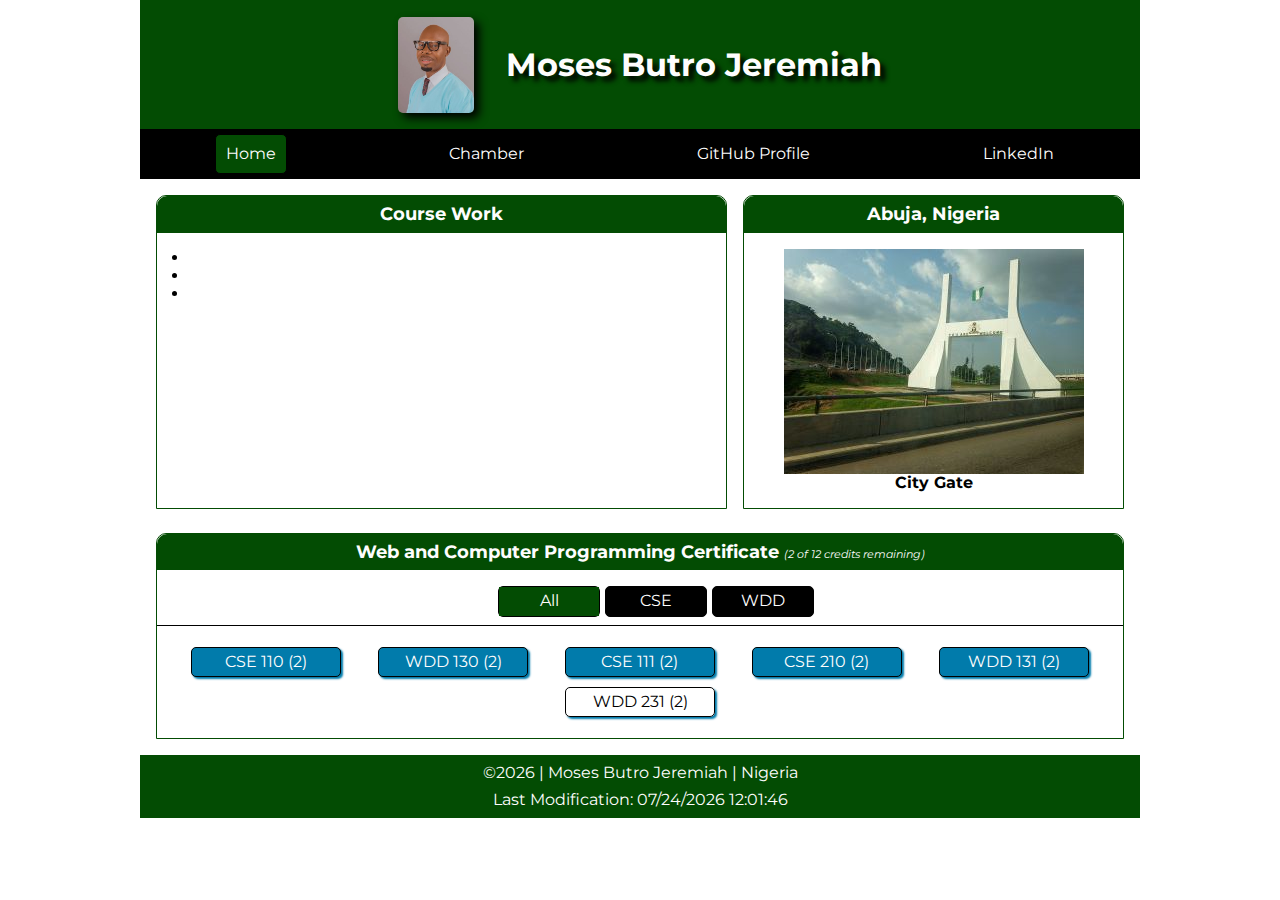
<file: index.html>
<!DOCTYPE html>
<html lang="en-US">
    <head>
        <meta charset="UTF-8">
        <meta name="viewport" content="width=device-width,initial-scale=1.0">
        <title>WDD 231 | Home Page | Moses Butro Jeremiah</title>
        <meta name="description" content="WDD 231 | Home Page | Moses Butro Jeremiah">
        <meta name="author" content="Moses Butro Jeremiah">

        <link rel="stylesheet" href="styles/normalize.css">
        <link rel="stylesheet" href="styles/base.css">
        <link rel="stylesheet" href="styles/home.css">
        <link rel="stylesheet" href="styles/home-large.css">

        <link rel="preconnect" href="https://fonts.googleapis.com">
        <link rel="preconnect" href="https://fonts.gstatic.com" crossorigin>
        <link href="https://fonts.googleapis.com/css2?family=Montserrat&family=Roboto:wght@300;400;700&display=swap"
          rel="stylesheet">
        <link rel="icon" href="favicon.ico">


        <script src="scripts/base.js" defer></script>
        <script src="scripts/getdates.js" defer></script>
        <script src="scripts/courses.js" defer></script>
    </head>
    <body class="montserrat-400">
        <header>
            <div class="banner">
                <img src="images/profile.jpg" alt="Profile" width="200" height="258">
                <h1>Moses Butro Jeremiah</h1>
            </div>
            <button id="menu" title="menu"></button>
            <nav class="navigation">
                <ul>
                    <li><a id="home" href="index.html" class="active">Home</a></li>
                    <li><a id="chamber" href="chamber/index.html">Chamber</a></li>
                    <li><a href="https://github.com/mosesbutro" target="_blank">GitHub Profile</a></li>
                    <li><a href="https://www.linkedin.com/in/moses-butro-jeremiah-46682476/" target="_blank">LinkedIn</a></li>
                </ul>
            </nav>
        </header>
    <main>
        <div class="card-container two-cards">
            <section class="card">
                <h2>Course Work</h2>
                <ul>
                    <li></li>
                    <li></li>
                    <li></li>
                </ul>
            </section>
            <section class="card">
                <h2>Abuja, Nigeria</h2>
                <div class="location">
                    <img src="images/city_gate.jpg" alt="city gate, Abuja, Nigeria" width="230" height="447">
                    <h4>City Gate</h4>
                </div>
            </section>
        </div>
        <div class="card-container">
            <section class="card">
                <h2>Web and Computer Programming Certificate <span id="credits-remaining"></span></h2>
                <div class="small-nav">
                    <ul>
                        <li><a id="all-courses" href="index.html#/" class="active">All</a></li>
                        <li><a id="cse-courses" href="index.html#/">CSE</a></li>
                        <li><a id="wdd-courses" href="index.html#/">WDD</a></li>
                    </ul>
                </div>
                <div id="courses">
                
                </div>
            </section>
        </div>
    </main>
    <footer>
        <p>&copy;<span id="current-year"></span> | Moses Butro Jeremiah | Nigeria</p>
        <p id="last-modified"></p>
    </footer>
</body>
</html>
</file>
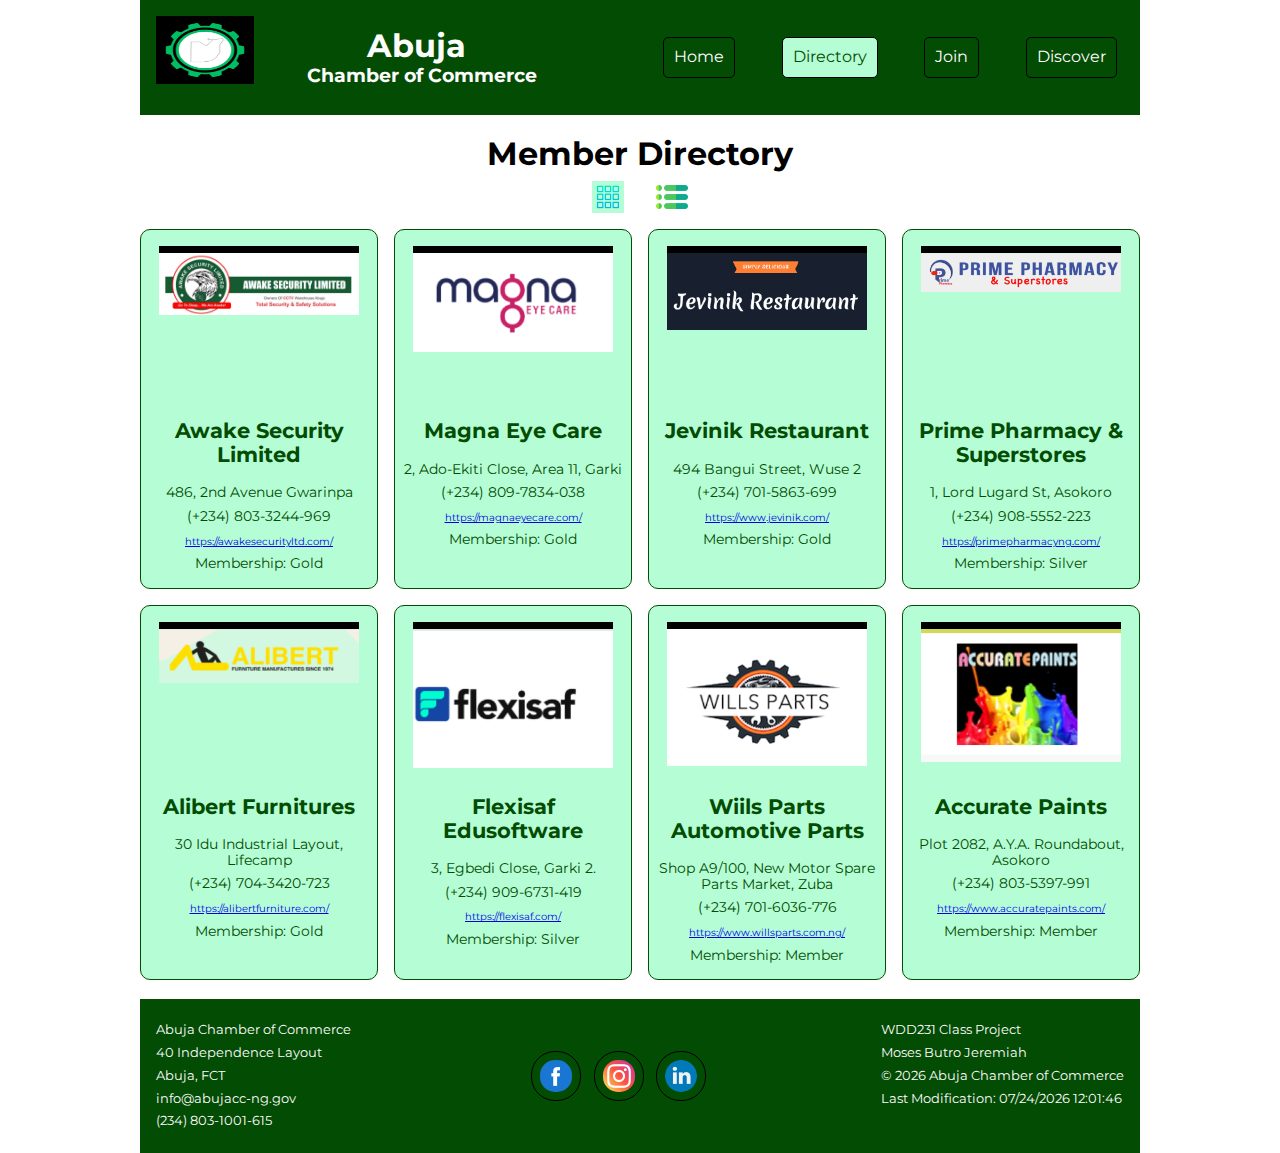
<file: chamber/directory.html>
<!DOCTYPE html>
<html lang="en-US">
    <head>
        <meta charset="UTF-8">
        <meta name="viewport" content="width=device-width,initial-scale=1.0">
        <title>WDD 231 | Abuja Chamber of Commerce | Moses Butro Jeremiah</title>
        <meta name="description" content="WDD 231 | Abuja Chamber of Commerce | Moses Butro Jeremiah">
        <meta name="author" content="Moses Butro Jeremiah">
        <meta property="og:title" content="WDD 231 | Abuja Chamber of Commerce | Moses Butro Jeremiah">
        <meta property="og:type" content="website">
        <meta property="og:image" content="https://mosesbutro.github.io/wdd231/chamber/images/logo.webp">
        <meta property="og:url" content="https://mosesbutro.github.io/wdd231/chamber/directory.html">


        <link rel="stylesheet" href="../styles/normalize.css">
        <link rel="stylesheet" href="../styles/base.css">
        <link rel="stylesheet" href="styles/chamber.css">
        <link rel="stylesheet" href="styles/chamber-large.css">

        <link rel="preconnect" href="https://fonts.googleapis.com">
        <link rel="preconnect" href="https://fonts.gstatic.com" crossorigin>
        <link href="https://fonts.googleapis.com/css2?family=Montserrat&family=Roboto:wght@300;400;700&display=swap"
          rel="stylesheet">
        <link rel="icon" href="../favicon.ico">

        <script src="scripts/directory.js" defer></script>
        <script src="../scripts/getdates.js" defer></script>
        <script src="scripts/chamber.js" defer></script>
    </head>
    <body>
      <header>
        <img src="images/logo.webp" alt="Abuja Chamber of Commerce" width="130" height="100">
        <div class="banner">
          <h1>Abuja</h1>
          <h3>Chamber of Commerce</h3>
        </div>
        <button id="menu" title="menu"></button>
        <nav class="navigation">
          <ul>
            <li><a id="home" href="index.html">Home</a></li>
            <li><a id="directory" class="active" href="directory.html">Directory</a></li>
            <li><a id="join" href="join.html">Join</a></li>
            <li><a id="discover" href="discover.html">Discover</a></li>
          </ul>
        </nav>
      </header>
      <main>
        <h1>Member Directory</h1>
        <div class="view-switcher">
          <img id="grid-view-button" class="active" src="images/grid-view.webp" alt="Grid View">
          <img id="list-view-button" src="images/list-view.webp" alt="List View">
        </div>
        <div id="grid-view"></div>
        <div id="list-view"></div> 
      </main>
      <footer>
        <div class="commerce-info">
          <div>Abuja Chamber of Commerce</div>
          <div>40 Independence Layout</div>
          <div>Abuja, FCT</div>
          <div>info@abujacc-ng.gov</div>
          <div>(234) 803-1001-615</div>
        </div>
        <div class="social-media">
          <img src="images/facebook.webp" alt="Facebook" width="32" height="32">
          <img src="images/instagram.webp" alt="Instagram" width="32" height="32">
          <img src="images/linkedin-_1_.webp" alt="LinkedIn" width="32" height="32">
        </div>
        <div class="school-info">
          <div>WDD231 Class Project</div>
          <div>Moses Butro Jeremiah</div>
          <div>&copy; 
            <span id="current-year"></span> 
            Abuja Chamber of Commerce
          </div>
          <div>
            <span id="last-modified"></span>
          </div>
        </div>
      </footer>
    </body>
</html>
</file>
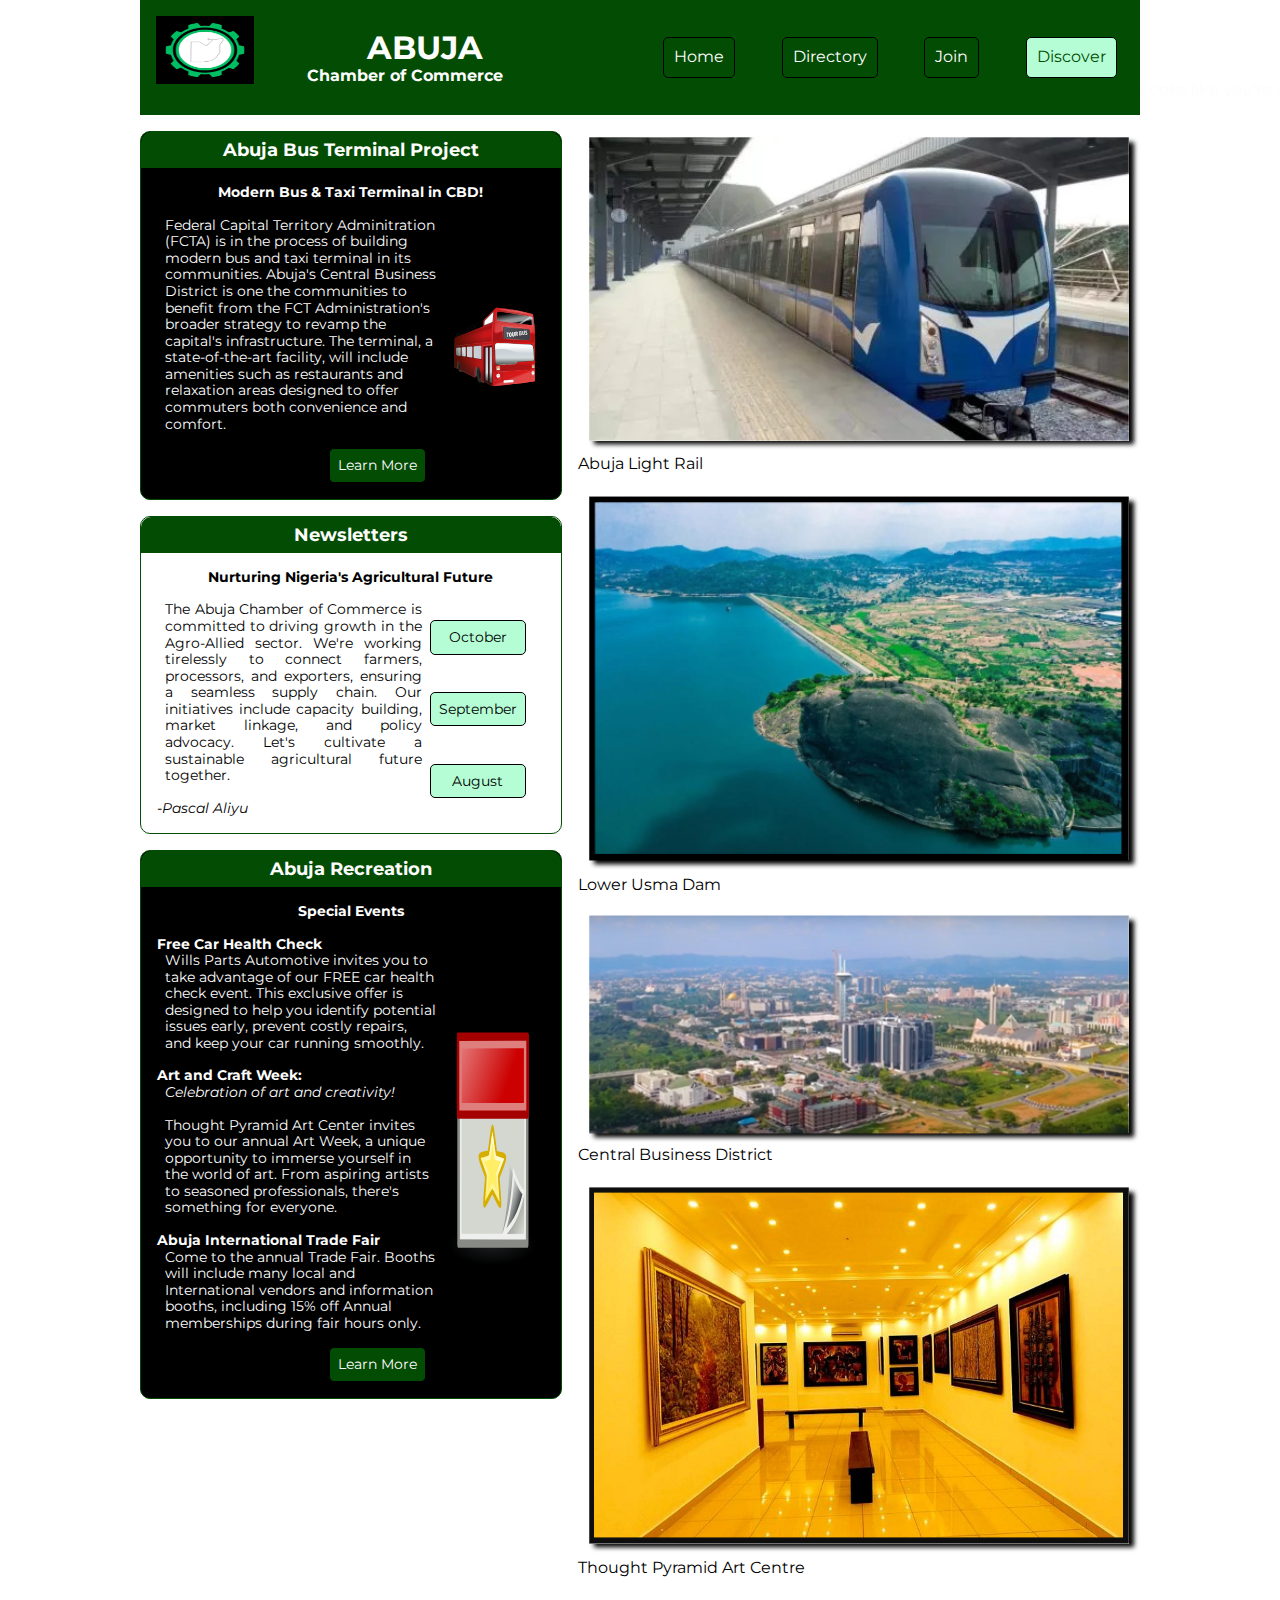
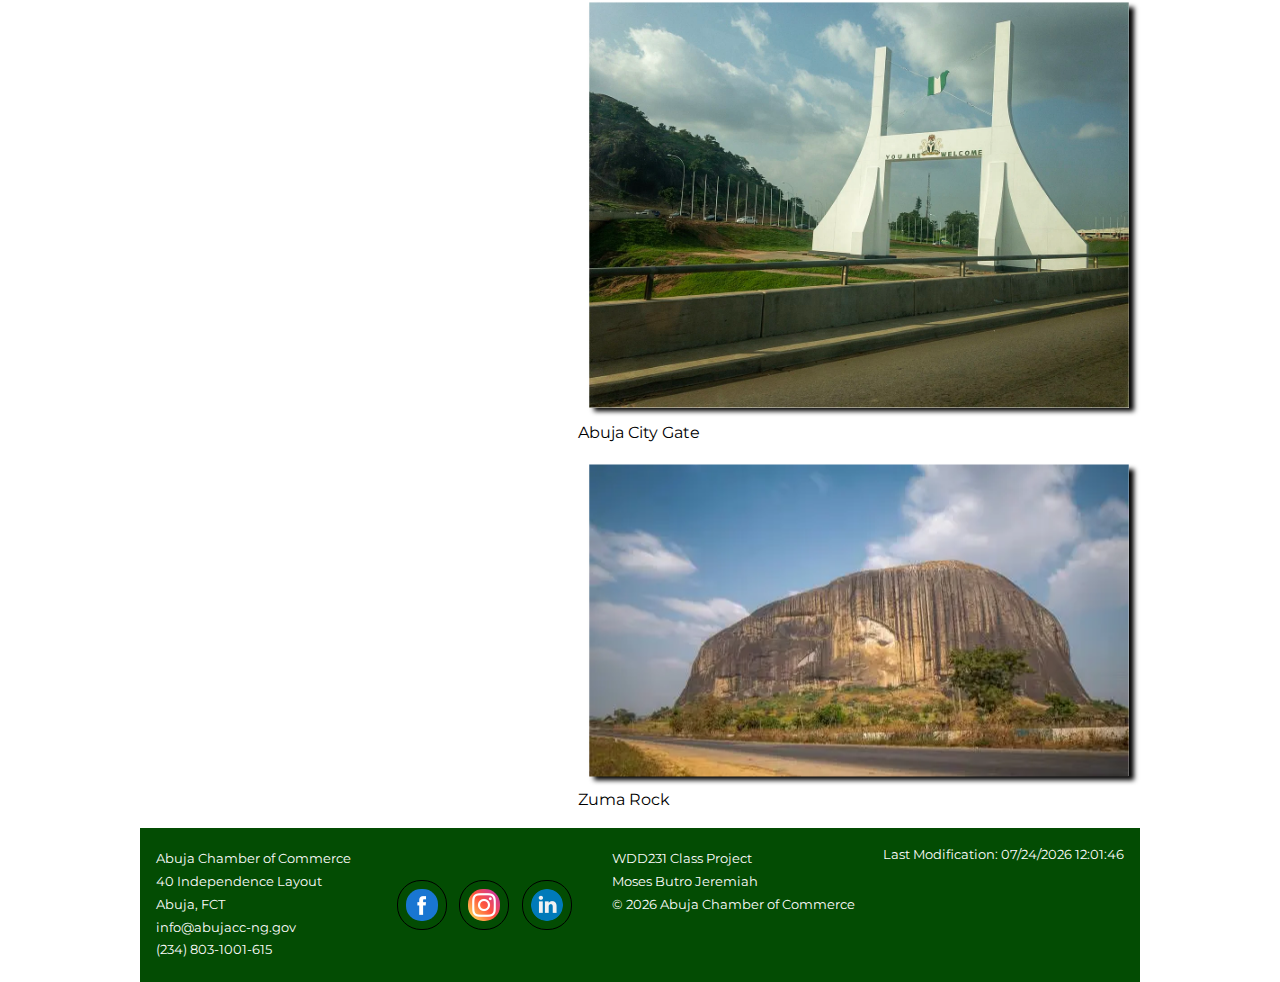
<file: chamber/discover.html>
<!DOCTYPE html>
<html lang="en">
<head>
    <meta charset="UTF-8">
    <meta name="viewport" content="width=device-width, initial-scale=1.0">
    <title>WDD 231 | Abuja Chamber of Commerce | Moses Butro Jeremiah</title>
    <meta name="description" content="WDD 231 | Abuja Chamber of Commerce | Moses Butro Jeremiah">
    <meta name="author" content="Moses Butro Jeremiah">
    <meta property="og:title" content="WDD 231 | Abuja Chamber of Commerce | Moses Butro Jeremiah">
    <meta property="og:type" content="website">
    <meta property="og:image" content="https://mosesbutro.github.io/wdd231/chamber/images/logo.webp">
    <meta property="og:url" content="https://mosesbutro.github.io/wdd231/chamber/directory.html">


    <link rel="stylesheet" href="../styles/normalize.css">
    <link rel="stylesheet" href="../styles/base.css">
    <link rel="stylesheet" href="styles/chamber.css">
    <link rel="stylesheet" href="styles/chamber-large.css">

    <link rel="preconnect" href="https://fonts.googleapis.com">
    <link rel="preconnect" href="https://fonts.gstatic.com" crossorigin>
    <link href="https://fonts.googleapis.com/css2?family=Montserrat&family=Roboto:wght@300;400;700&display=swap"
          rel="stylesheet">
      <link rel="icon" href="../favicon.ico">

    <script src="scripts/chamber.js" defer></script>
    <script src="scripts/discover.js" defer></script>
    <script src="../scripts/getdates.js" defer></script>
</head>
<body class="montserrat-400">
    <header class="discover-header">
        <img src="images/logo.webp" alt="Abuja Chamber of Commerce" width="130" height="100">
        <div class="banner">
          <h1>ABUJA</h1>
          <h4>Chamber of Commerce</h4>
        </div>
        <button id="menu" title="menu"></button>
        <nav class="navigation">
          <ul>
            <li><a id="home" href="index.html">Home</a></li>
            <li><a id="directory" href="directory.html">Directory</a></li>
            <li><a id="join"  href="join.html">Join</a></li>
            <li><a id="discover" class="active" href="discover.html">Discover</a></li>
          </ul>
        </nav>
        <div id="welcome-back"></div>
    </header>
    <main>
        <div class="discover">
            <div>
                <section class="card dark-mode">
                    <h2>Abuja Bus Terminal Project</h2>
                    <h4>Modern Bus & Taxi Terminal in CBD!</h4>
                    <div class="two-column">
                        <div>
                            <p>Federal Capital Territory Adminitration (FCTA) is in the process of building modern bus and taxi terminal in its communities. 
                                Abuja's Central Business District is one the communities to benefit from the FCT Administration's broader strategy to revamp the capital's infrastructure.
                                The terminal, a state-of-the-art facility, will include amenities such as restaurants and relaxation areas designed to offer commuters both convenience and comfort.
                                </p>
                            <a href="https://www.premiumtimesng.com/news/more-news/728364-wike-inaugurates-construction-of-taxi-terminal-in-abuja.html" title="Abuja Bus Terminal" target="_blank">Learn More</a>
                        </div>
                        <img src="images/tour_bus.svg" alt="Bus" loading="lazy" width="210" height="210">
                    </div>
                </section>
                <section class="card light-mode">
                    <h2>Newsletters</h2>
                    <h4>Nurturing Nigeria's Agricultural Future</h4>
                    <div class="two-column">
                        <div>
                            <p>The Abuja Chamber of Commerce is committed to driving growth in the Agro-Allied sector. 
                                We're working tirelessly to connect farmers, processors, and exporters, ensuring a seamless supply chain. 
                                Our initiatives include capacity building, market linkage, and policy advocacy. 
                                Let's cultivate a sustainable agricultural future together.
                            </p>
                                
                            <br>
                            <i>-Pascal Aliyu</i>
                        </div>
                        <div class="newsletter">
                            <a href="https://www.abujacc-ng.gov/wp-content/uploads/2024/10/October-Newsletter-2024-1.pdf"
                               title="October 2024" target="_blank">October</a>
                            <a href="https://www.abujacc-ng.gov/wp-content/uploads/2024/09/September-Newsletter-2024.pdf"
                               title="September 2024" target="_blank">September</a>
                            <a href="https://www.abujacc-ng.gov/wp-content/uploads/2024/08/August-Newsletter-2024-1.pdf"
                               title="August 2024" target="_blank">August</a>
                        </div>
                    </div>
                </section>
                <section class="card dark-mode">
                    <h2>Abuja Recreation</h2>
                    <h4>Special Events</h4>
                    <div class="two-column">
                        <div>
                            <h5>Free Car Health Check</h5>
                            <p>Wills Parts Automotive invites you to take advantage of our FREE car health check event. 
                                This exclusive offer is designed to help you identify potential issues early, prevent costly repairs, and keep your car running smoothly.</p>
                            <h5>Art and Craft Week:</h5>
                            <p><i>Celebration of art and creativity!</i></p>
                            <p>Thought Pyramid Art Center invites you to our annual Art Week, a unique opportunity to immerse yourself in the world of art. 
                                From aspiring artists to seasoned professionals, there's something for everyone.</p>
                            <h5>Abuja International Trade Fair</h5>
                            <p>Come to the annual Trade Fair. Booths will include many local and International 
                                vendors and information booths, including 15% off Annual memberships during fair hours only.
                            </p>
                            <a href="https://www.abujacc.ng.gov/special-events/" title="Special Events"
                               target="_blank">Learn More</a>
                        </div>
                        <img src="images/special-event.svg" alt="Special Events" loading="lazy" width="16" height="16">
                    </div>
                </section>
            </div>
            <aside class="discover-photos">
                <figure>
                    <div class="image-container">
                        <img src="images/rail.webp" alt="Abuja Light Rail" loading="lazy" width="1100" height="709">
                    </div>
                    <figcaption>Abuja Light Rail</figcaption>
                </figure>
                <figure>
                    <div class="image-container">
                        <img src="images/dam.webp" alt="Lower Usma Dam" loading="lazy" width="1100"
                             height="709">
                    </div>
                    <figcaption>Lower Usma Dam</figcaption>
                </figure>
                <figure>
                    <div class="image-container">
                        <img src="images/cbd.webp" alt="Abuja Central Business District" loading="lazy" width="1100" height="709">
                    </div>
                    <figcaption>Central Business District</figcaption>
                </figure>
                <figure>
                    <div class="image-container">
                        <img src="images/art_gallery.webp" alt="Thought Pyramid Art Centre Abuja" loading="lazy" width="1100"
                             height="709">
                    </div>
                    <figcaption>Thought Pyramid Art Centre</figcaption>
                </figure>
                <figure>
                    <div class="image-container">
                        <img src="images/Abuja_city_gate.webp" alt="Abuja City Gate" loading="lazy" width="1100" height="709">
                    </div>
                    <figcaption>Abuja City Gate</figcaption>
                </figure>
                <figure>
                    <div class="image-container">
                        <img src="images/Zuma-rock.webp" alt="Zuma Rock" loading="lazy" width="1100" height="709">
                    </div>
                    <figcaption>Zuma Rock</figcaption>
                </figure>
            </aside>
        </div>
    </main>    
    <footer>
        <div class="commerce-info">
            <div>Abuja Chamber of Commerce</div>
            <div>40 Independence Layout</div>
            <div>Abuja, FCT</div>
            <div>info@abujacc-ng.gov</div>
            <div>(234) 803-1001-615</div>
        </div>
        <div class="social-media">
            <img src="images/facebook.webp" alt="Facebook" width="32" height="32">
            <img src="images/instagram.webp" alt="Instagram" width="32" height="32">
            <img src="images/linkedin-_1_.webp" alt="LinkedIn" width="32" height="32">
        </div>
        <div class="school-info">
            <div>WDD231 Class Project</div>
            <div>Moses Butro Jeremiah</div>
            <div>&copy; 
            <span id="current-year"></span> 
            Abuja Chamber of Commerce
            </div>
        </div>
        <div>
            <span id="last-modified"></span>
        </div>
    </footer>
</body>
</html>
</file>
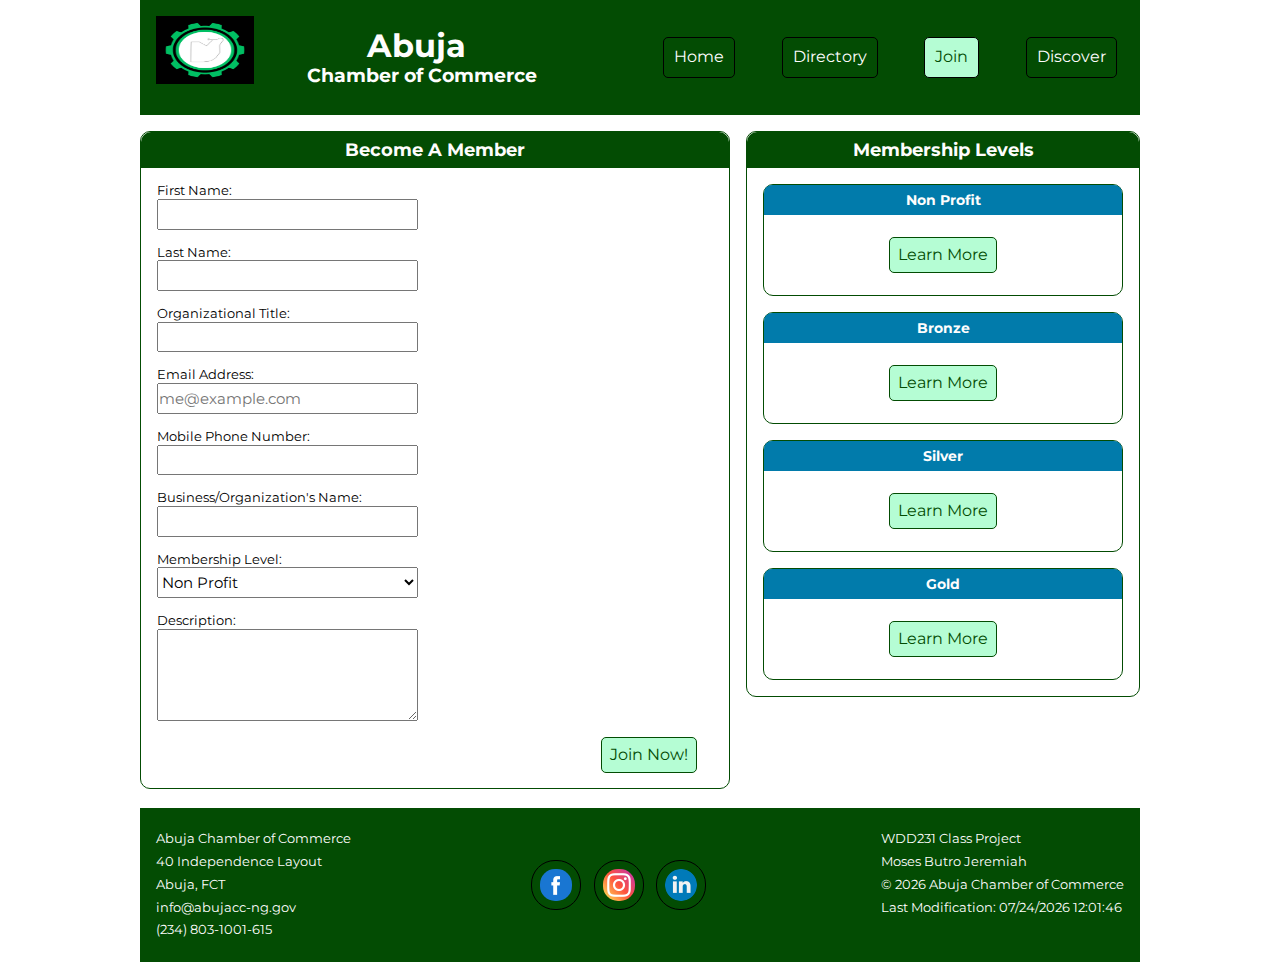
<file: chamber/join.html>
<!DOCTYPE html>
<html lang="en-US">
  <head>
    <meta charset="UTF-8">
    <meta name="viewport" content="width=device-width,initial-scale=1.0">
    <title>WDD 231 | Abuja Chamber of Commerce | Moses Butro Jeremiah</title>
    <meta name="description" content="WDD 231 | Abuja Chamber of Commerce | Moses Butro Jeremiah">
    <meta name="author" content="Moses Butro Jeremiah">
    <meta property="og:title" content="WDD 231 | Abuja Chamber of Commerce | Moses Butro Jeremiah">
    <meta property="og:type" content="website">
    <meta property="og:image" content="https://mosesbutro.github.io/wdd231/chamber/images/logo.webp">
    <meta property="og:url" content="https://mosesbutro.github.io/wdd231/chamber/directory.html">


    <link rel="stylesheet" href="../styles/normalize.css">
    <link rel="stylesheet" href="../styles/base.css">
    <link rel="stylesheet" href="styles/chamber.css">
    <link rel="stylesheet" href="styles/chamber-large.css">

    <link rel="preconnect" href="https://fonts.googleapis.com">
    <link rel="preconnect" href="https://fonts.gstatic.com" crossorigin>
    <link href="https://fonts.googleapis.com/css2?family=Montserrat&family=Roboto:wght@300;400;700&display=swap"
          rel="stylesheet">
      <link rel="icon" href="../favicon.ico">

    <script src="scripts/chamber.js" defer></script>
    <script src="../scripts/getdates.js" defer></script>
    <script src="scripts/join.js" defer></script>
  </head>
  <body>
    <header>
        <img src="images/logo.webp" alt="Abuja Chamber of Commerce" width="130" height="100">
        <div class="banner">
          <h1>Abuja</h1>
          <h3>Chamber of Commerce</h3>
        </div>
        <button id="menu" title="menu"></button>
        <nav class="navigation">
          <ul>
            <li><a id="home" href="index.html">Home</a></li>
            <li><a id="directory" href="directory.html">Directory</a></li>
            <li><a id="join" class="active" href="join.html">Join</a></li>
            <li><a id="discover" href="discover.html">Discover</a></li>
          </ul>
        </nav>
    </header>
    <main>
        <div class="form-wrapper">
            <section class="card">
                <h2>Become A Member</h2>
                <form class="join" action="thankyou.html" method="get">
                    <label for="firstName">First Name:
                        <input type="text" id="firstName" name="firstName" title="First Name" autocomplete="given-name"
                               required>
                    </label>
    
                    <label for="lastName">Last Name:
                        <input type="text" id="lastName" name="lastName" title="Last Name" autocomplete="family-name"
                               required>
                    </label>
    
                    <label for="organizationalTitle">Organizational Title:
                        <input type="text" id="organizationalTitle" name="organizationalTitle"
                               title="Organization Title"
                               autocomplete="organization-title" minlength="7" pattern="[a-zA-Z\-\s]+" required>
                    </label>
    
                    <label for="email">Email Address:
                        <input type="email" id="email" name="email" title="Email Address" autocomplete="email" placeholder="me@example.com" required>
                    </label>
    
                    <label for="mobilePhone">Mobile Phone Number:
                        <input type="tel" id="mobilePhone" name="mobilePhone" title="Mobile Phone Number"
                               autocomplete="tel"
                               required>
                    </label>
    
                    <label for="businessName">Business/Organization's Name:
                        <input type="text" id="businessName" name="businessName" title="Business/Organization's Name"
                               autocomplete="organization" required>
                    </label>
    
                    <label for="membershipLevel">Membership Level:
                        <select id="membershipLevel" name="membershipLevel">
                            <option value="NP">Non Profit</option>
                            <option value="Bronze">Bronze</option>
                            <option value="Silver">Silver</option>
                            <option value="Gold">Gold</option>
                        </select>
                    </label>
    
                    <label for="description">Description:
                        <textarea id="description" name="description" title="Description"></textarea>
                    </label>
    
                    <input type="hidden" id="timestamp" name="timestamp" value="">
                    <div class="form-layer">
                        <button class="body-button" type="submit">Join Now!</button>
                    </div>
                </form>
            </section>
            <aside>
                <div class="card">
                    <h2>Membership Levels</h2>
                    <section id="non-profit" class="card learn-more">
                        <h3>Non Profit</h3>
                        <button class="body-button">Learn More</button>
                        <dialog>
                            <div class="dialog-title-bar">
                                <h2>Non Profit Membership</h2>
                                <button type="button" title="Close Dialog"></button>
                            </div>
                            <div class="dialog-body">
                                <h4>Join Our Community for Free</h4>
                                <p>As a non-profit organization, we believe in supporting local businesses. Join our
                                    platform for free and start connecting with your community.</p>
                            </div>
                        </dialog>
                    </section>
                    <section id="bronze" class="card learn-more">
                        <h3>Bronze</h3>
                        <button type="button" class="body-button">Learn More</button>
                        <dialog>
                            <div class="dialog-title-bar">
                                <h2>Bronze Membership</h2>
                                <button type="button" title="Close Dialog"></button>
                            </div>
                            <div class="dialog-body">
                                <h4>Boost Your Business with Bronze</h4>
                                <p>Our Bronze membership offers essential features to help your business grow. Enjoy
                                    increased visibility, exclusive discounts, and more for a small fee.</p>
                            </div>
                        </dialog>
                    </section>
                    <section id="silver" class="card learn-more">
                        <h3>Silver</h3>
                        <button type="button" class="body-button">Learn More</button>
                        <dialog>
                            <div class="dialog-title-bar">
                                <h2>Silver Membership</h2>
                                <button type="button" title="Close Dialog"></button>
                            </div>
                            <div class="dialog-body">
                                <h4>Elevate Your Business with Silver</h4>
                                <p>Our Silver membership provides advanced features to take your business to the next level.
                                    Benefit from premium listings, priority customer support, and valuable networking
                                    opportunities.</p>
                            </div>
                        </dialog>
                    </section>
                    <section id="gold" class="card learn-more">
                        <h3>Gold</h3>
                        <button type="button" class="body-button">Learn More</button>
                        <dialog>
                            <div class="dialog-title-bar">
                                <h2>Gold Membership</h2>
                                <button type="button" title="Close Dialog"></button>
                            </div>
                            <div class="dialog-body">
                                <h4>Maximize Your Potential with Gold</h4>
                                <p>Our Gold membership offers the ultimate package for businesses seeking maximum exposure
                                    and growth. Enjoy top-tier features, personalized support, and exclusive
                                    partnerships.</p>
                            </div>
                        </dialog>
                    </section>
                </div>
            </aside>
        </div>
    </main>
    
    <footer>
        <div class="commerce-info">
            <div>Abuja Chamber of Commerce</div>
            <div>40 Independence Layout</div>
            <div>Abuja, FCT</div>
            <div>info@abujacc-ng.gov</div>
            <div>(234) 803-1001-615</div>
        </div>
        <div class="social-media">
            <img src="images/facebook.webp" alt="Facebook" width="32" height="32">
            <img src="images/instagram.webp" alt="Instagram" width="32" height="32">
            <img src="images/linkedin-_1_.webp" alt="LinkedIn" width="32" height="32">
        </div>
        <div class="school-info">
            <div>WDD231 Class Project</div>
            <div>Moses Butro Jeremiah</div>
            <div>&copy; 
            <span id="current-year"></span> 
            Abuja Chamber of Commerce
        </div>
        <div>
            <span id="last-modified"></span>
        </div>
    </footer>
</body> 
</html>
</file>
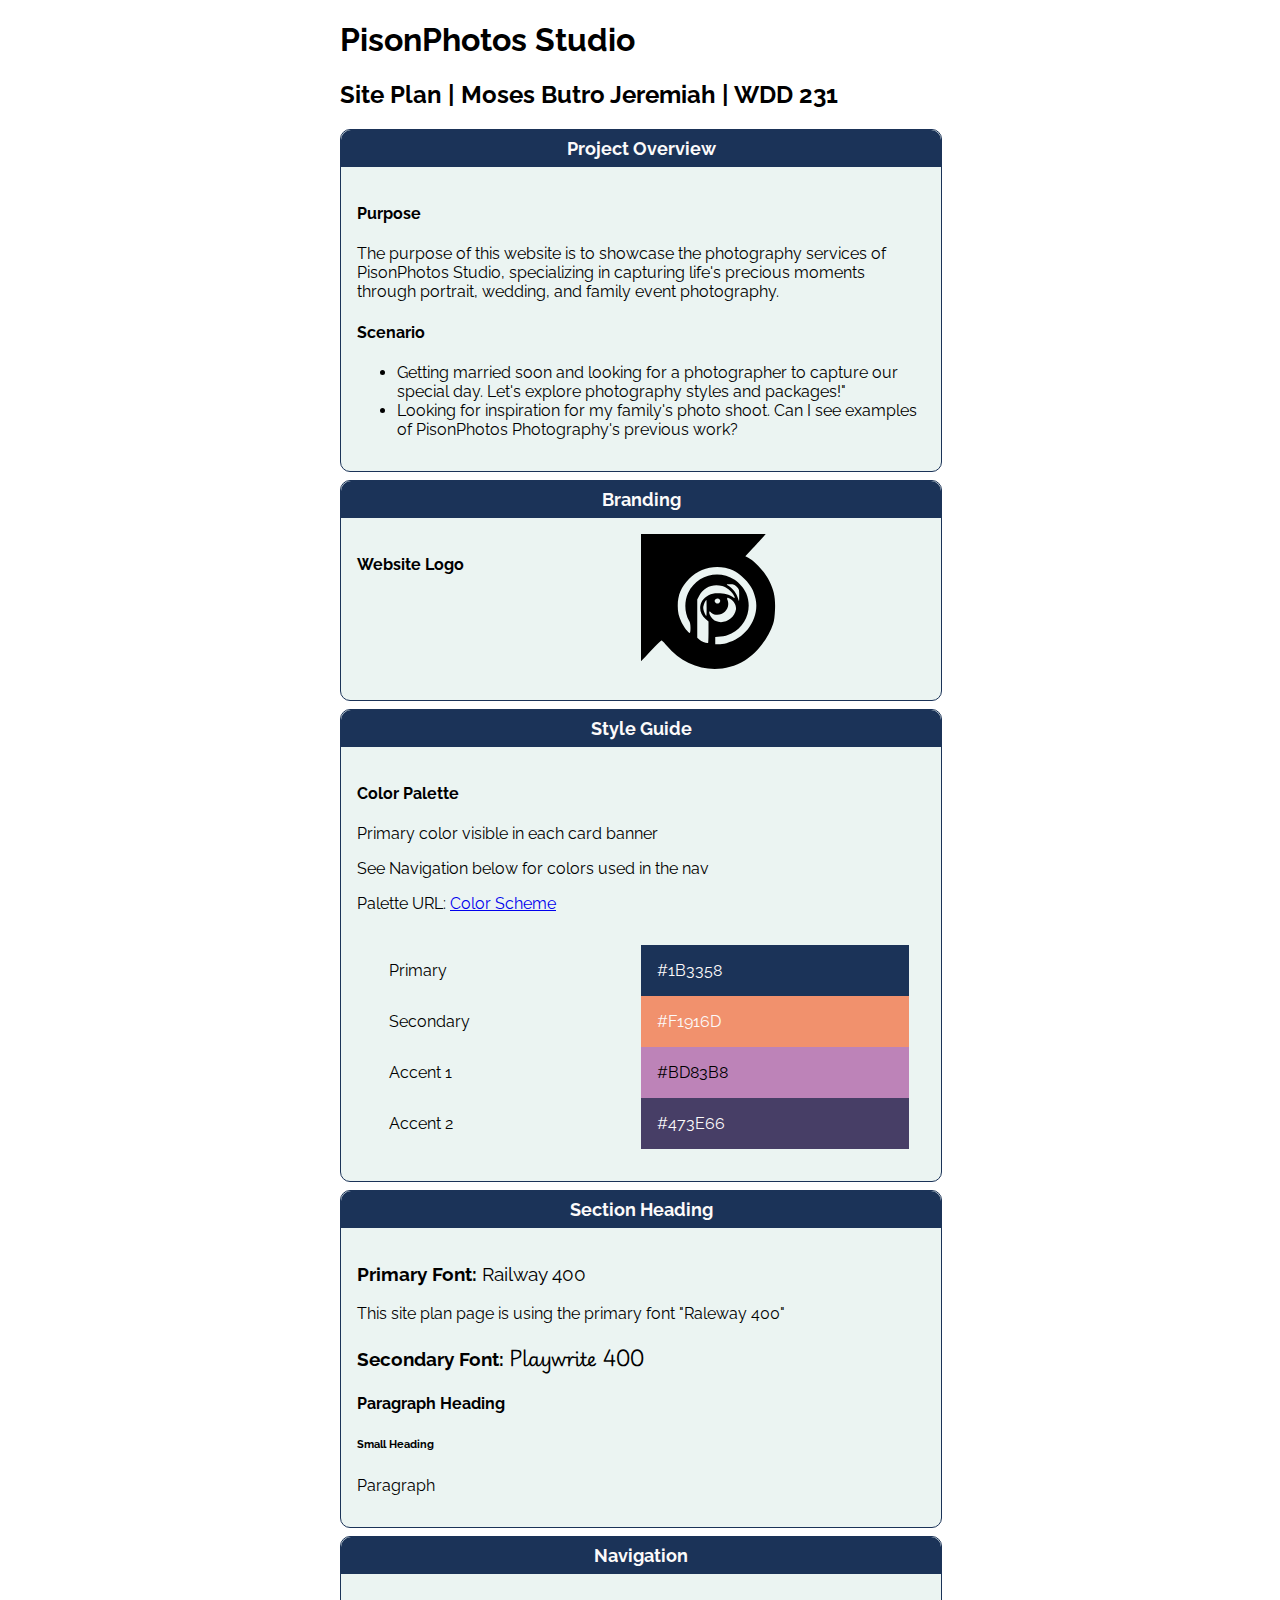
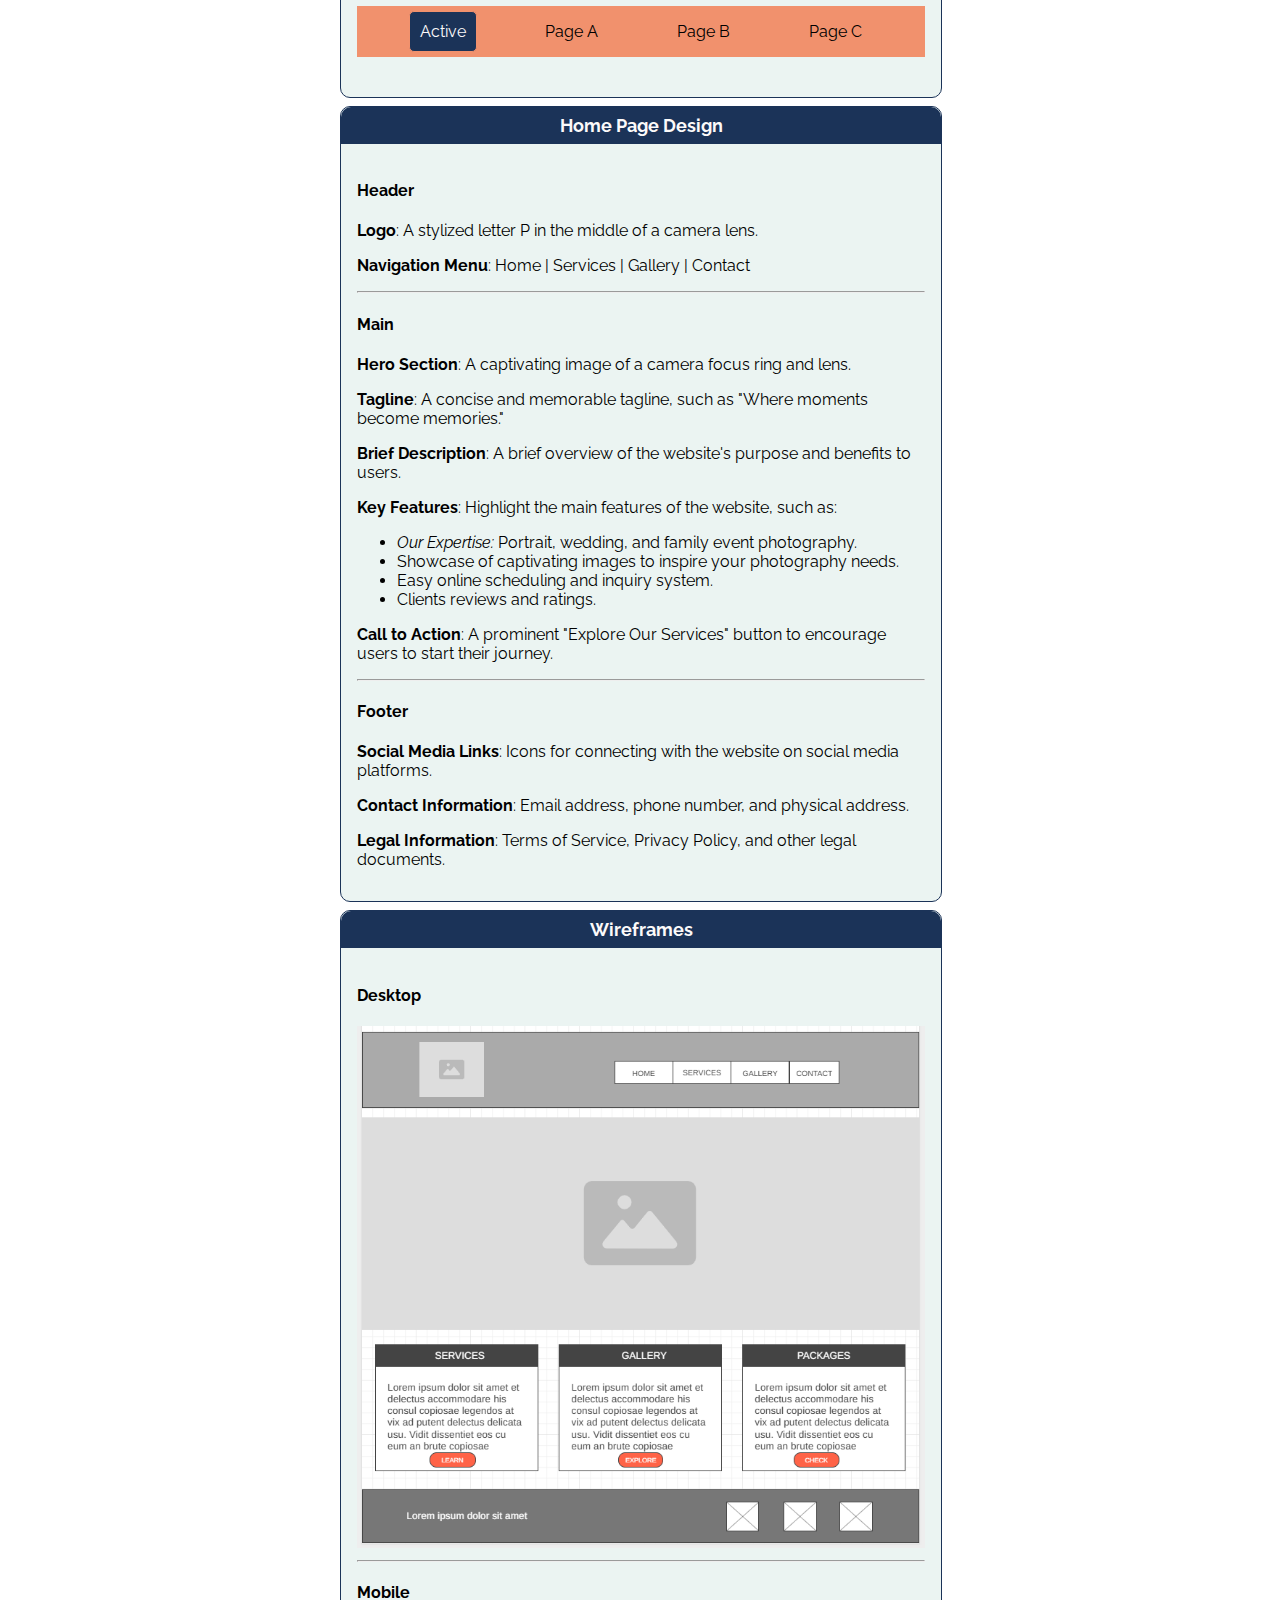
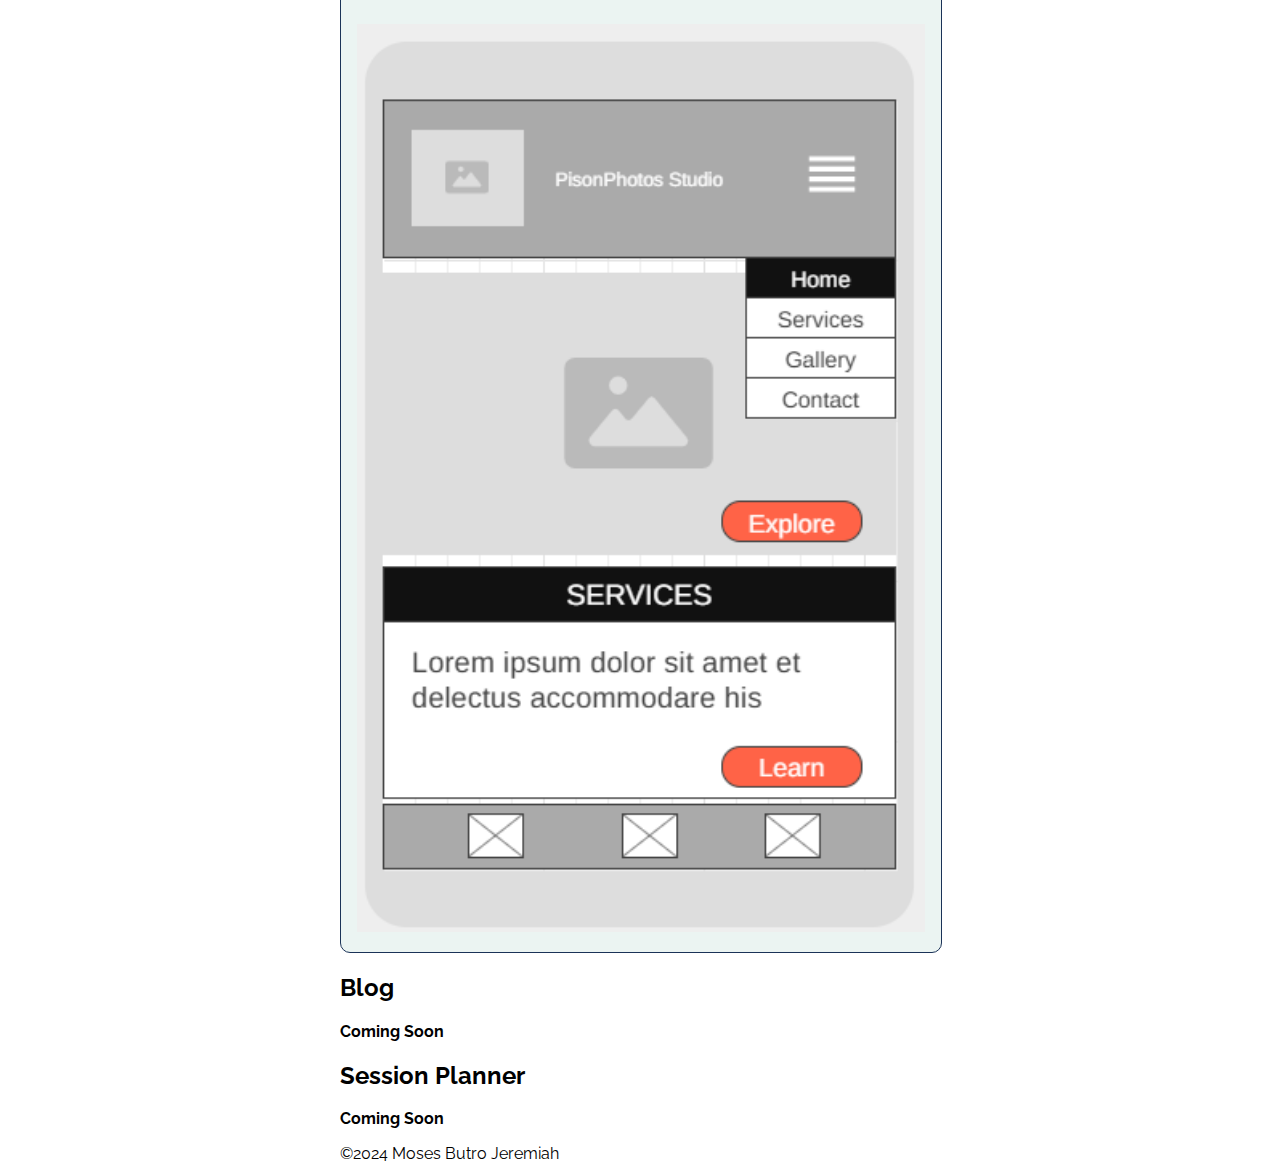
<file: project/designs/site-plan.html>
<!DOCTYPE html>
<html lang="en-US">
<head>
    <meta charset="UTF-8">
    <title>PisonPhotos - Website Plan</title>

    <link rel="preconnect" href="https://fonts.googleapis.com">
    <link rel="preconnect" href="https://fonts.gstatic.com" crossorigin>
    <link href="https://fonts.googleapis.com/css2?family=Raleway:ital,wght@0,100..900;1,100..900&display=swap"
          rel="stylesheet">

    <link rel="preconnect" href="https://fonts.googleapis.com">
    <link rel="preconnect" href="https://fonts.gstatic.com" crossorigin>
    <link href="https://fonts.googleapis.com/css2?family=Playwrite+GB+S:ital,wght@0,100..400;1,100..400&family=Raleway:ital,wght@0,100..900;1,100..900&display=swap"
          rel="stylesheet">

    <link rel="icon" href="../favicon.ico" type="image/x-icon">
    <link rel="stylesheet" href="styles/site-plan.css">
</head>
<body>
<header>
    <h1>PisonPhotos Studio</h1>
    <h2>Site Plan | Moses Butro Jeremiah | WDD 231</h2>
</header>
<main>
    <section class="card">
        <h2>Project Overview</h2>
        <div class="card-content">
            <h4>Purpose</h4>
            <p>The purpose of this website is to showcase the photography services of PisonPhotos Studio, 
                specializing in capturing life's precious moments through portrait, wedding, and family event photography.</p>
            
            <h4>Scenario</h4>
            <ul>
                <li>Getting married soon and looking for a photographer to capture our special day. 
                    Let's explore photography styles and packages!"</li>
                <li>Looking for inspiration for my family's photo shoot. 
                    Can I see examples of PisonPhotos Photography's previous work?</li>
            </ul>
        </div>
    </section>
    <section class="card">
        <h2>Branding</h2>
        <div class="card-content two-column">
            <h4>Website Logo</h4>
            <img src="../images/logo.svg" alt="logo image" width="150" height="150">
        </div>
    </section>
    <section class="card">
        <h2>Style Guide</h2>
        <div class="card-content">
            <h4>Color Palette</h4>
            <p>Primary color visible in each card banner</p>
            <p>See Navigation below for colors used in the nav</p>
            <p>Palette URL: <a href="https://coolors.co/1b3358-f1916d-bd83b8-473e66" target="_blank">Color Scheme</a>
            </p>
            <div class="two-column">
                <div>Primary</div>
                <div class="primary">#1B3358</div>
                <div>Secondary</div>
                <div class="secondary">#F1916D</div>
                <div>Accent 1</div>
                <div class="accent1">#BD83B8</div>
                <div>Accent 2</div>
                <div class="accent2">#473E66</div>
            </div>
        </div>
    </section>
    <section class="card">
        <h2>Section Heading</h2>
        <div class="card-content">
            <h3>Primary Font: <span class="raleway-400">Railway 400</span></h3>
            <p>This site plan page is using the primary font "Raleway 400"</p>
            <h3>Secondary Font: <span class="playwrite-400">Playwrite 400</span></h3>
            <h4>Paragraph Heading</h4>
            <h6>Small Heading</h6>
            <p>Paragraph</p>
        </div>
    </section>
    <section class="card">
        <h2>Navigation</h2>
        <div class="card-content">
            <nav>
                <ul>
                    <li><a class="active" href="#">Active</a></li>
                    <li><a href="#">Page A</a></li>
                    <li><a href="#">Page B</a></li>
                    <li><a href="#">Page C</a></li>
                </ul>
            </nav>
        </div>
    </section>
    <section class="card">
        <h2>Home Page Design</h2>
        <div class="card-content">
            <h4>Header</h4>
            <p><strong>Logo</strong>: A stylized letter P in the middle of a camera lens.</p>
            <p><strong>Navigation Menu</strong>: Home | Services | Gallery | Contact</p>
            <hr>
            <h4>Main</h4>
            <p><strong>Hero Section</strong>: A captivating image of a camera focus ring and lens.</p>
            <p><strong>Tagline</strong>: A concise and memorable tagline, such as "Where moments become memories."</p>
            <p><strong>Brief Description</strong>: A brief overview of the website's purpose and benefits to users.</p>
            <p><strong>Key Features</strong>: Highlight the main features of the website, such as: </p>
            <ul>
                <li><i>Our Expertise:</i> Portrait, wedding, and family event photography.</li>
                <li>Showcase of captivating images to inspire your photography needs.</li>
                <li>Easy online scheduling and inquiry system.</li>
                <li>Clients reviews and ratings.</li>
            </ul>
            <p><strong>Call to Action</strong>: A prominent "Explore Our Services" button to encourage users to start their
                journey.</p>
            <hr>
            <h4>Footer</h4>
            <p><strong>Social Media Links</strong>: Icons for connecting with the website on social media platforms.</p>
            <p><strong>Contact Information</strong>: Email address, phone number, and physical address.</p>
            <p><strong>Legal Information</strong>: Terms of Service, Privacy Policy, and other legal documents.</p>
        </div>
    </section>
    <section class="card">
        <h2>Wireframes</h2>
        <div class="card-content wire-frames">
            <h4>Desktop</h4>
            <img src="images/desktop-view.webp" alt="Desktop View" width="866" height="918">
            <hr>
            <h4>Mobile</h4>
            <img src="images/mobile-view.webp" alt="Mobile View" width="396" height="824">
        </div>
    </section>
    <section>
        <h2>Blog</h2>
        <p><strong>Coming Soon</strong></p>
    </section>
    <section>
        <h2>Session Planner</h2>
        <p><strong>Coming Soon</strong></p>
    </section>
</main>
<footer>
    <div>&copy;2024 Moses Butro Jeremiah</div>
</footer>
</body>
</html>
</file>
<file: styles/base.css>
:root {
    --primary-color:  rgb(3, 76, 3);
    --secondary-color: #000;
    --accent1-color: rgb(181, 253, 212);
    --accent2-color: rgb(1, 123, 171);
    --subtle-color: #fefdfd;
}

* {
    margin: 0;
    padding: 0;
    box-sizing: border-box;
}

body {
    font-family: "Montserrat", sans-serif;
    max-width: 1000px;
    margin: auto;
}
</file>
<file: styles/home.css>
body {
    max-width: 1000px;
    margin: auto;
}

header {
    text-align: center;
    width: 100%;
    background-color: var(--primary-color);
    padding-top: 1px;
}

header h1 {
    color: var(--subtle-color);
    margin-left: 2rem;
}

header .banner {
    display: flex;
    justify-content: center;
    padding: 1rem 0;
    align-items: center;
    text-shadow: 5px 5px 5px var(--secondary-color);
}

header .banner img {
    width: auto;
    height: 6rem;
    border-radius: 5px;
    box-shadow: 5px 5px 10px var(--secondary-color);
}

.navigation {
    position: relative;
}

.navigation ul {
    margin: 0;
    padding: 0;
    list-style-type: none;
    background-color: var(--secondary-color);
    display: flex;
    flex-direction: column;
    justify-content: unset;
    position: absolute;
    top: 0;
    right: 0;
}

.navigation li {
    display: none;
}

.navigation a {
    color: var(--subtle-color);
    text-decoration: none;
    margin: 5px;
    padding: 10px;
    display: block;
    text-align: center;
    font-size: 1rem;
    border: 1px solid var(--secondary-color);
    border-radius: 5px;
}

.navigation a:hover {
    color: var(--accent1-color);
    border-color: var(--accent1-color);
}

.small-nav {
    width: 100%;
    min-width: 300px;
    border-bottom: 1px solid var(--secondary-color);
    display: grid;
    justify-items: center;
}

.small-nav ul {
    list-style-type: none;
    display: grid;
    grid-template-columns: 1fr 1fr 1fr;
    grid-column-gap: 5px;
    padding: 0.5rem 0;
    justify-items: center;
}

.small-nav li {
    display: block;
    background-color: var(--secondary-color);
    border: 1px solid var(--secondary-color);
    border-radius: 5px;
}

.small-nav a {
    color: var(--subtle-color);
    text-decoration: none;
    padding: 5px 0;
    width: 100px;
    display: block;
    text-align: center;
    font-size: 1rem;
}

.small-nav a:hover {
    box-shadow: 3px 3px 5px var(--accent2-color);
}

.open li {
    display: block;
}

.active {
    background-color: var(--primary-color);
    color: var(--subtle-color);
}

#menu {
    font-size: 1.5rem;
    border: 0;
    background: none;
    color: var(--secondary-color);
    position: absolute;
    top: 0.25rem;
    right: 0.5rem;
}

#menu::before {
    color: var(--subtle-color);
    content: "☰";
    padding: 5px;
}

#menu.open::before {
    content: "❎";
    border: none;
    padding: 0;
}

.card-container {
    padding: 0 1rem;
}

.two-cards {
    padding: 0.5rem 1rem;
}

.card {
    margin: 0.5rem 0;
    border: 1px solid var(--primary-color);
    border-top-left-radius: 10px;
    border-top-right-radius: 10px;
    min-height: 10rem;
}

.card h2 {
    text-align: center;
    background-color: var(--primary-color);
    border-top-left-radius: 10px;
    border-top-right-radius: 10px;
    margin: 0;
    padding: 0.5rem;
    color: var(--subtle-color);
    font-size: 1.1em;
}

.card h2 span {
    font-size: 0.7rem;
    font-style: italic;
    font-weight: normal;
}

.card ul {
    padding-top: 1rem;
    padding-left: 2rem;
}

.location {
    padding: 1rem;
    display: grid;
    justify-items: center;
}

.location img {
    width: auto;
    height: auto;
}
.location h5 {
    padding-top: 5px;
}
#courses {
    padding: 1rem;
    display: flex;
    flex-wrap: wrap;
    justify-content: space-around;
}

.course {
    width: 150px;
    padding: 5px;
    margin: 5px;
    text-align: center;
    border: 1px solid var(--secondary-color);
    border-radius: 5px;
    box-shadow: 2px 2px 2px var(--accent2-color);
}

.sub-nav-selected {
    color: var(--subtle-color);
    background-color: var(--primary-color);
}

.completed {
    color: var(--subtle-color);
    background-color: var(--accent2-color);
}

footer {
    width: 100%;
    text-align: center;
    background-color: var(--primary-color);
    margin-top: 1em;
    padding: 1px;
}

footer p {
    margin: 0.5em;
    color: var(--subtle-color);
}
</file>
<file: styles/home-large.css>
@media (min-width: 37.5em) {
    header h1 {
        color: var(--subtle-color);
    }

    #menu {
        display: none;
    }

    .navigation {
        position: unset;
    }
    
    .navigation ul {
        flex-direction: row;
        position: unset;
        top: unset;
        right: unset;
        width: unset;
        justify-content: space-around;
    }

    .navigation li {
        display: block;
    }
    
    .two-cards {
        display: grid;
        grid-template-columns: 3fr 2fr;
        grid-gap: 1rem;
    }
}
</file>
<file: chamber/styles/chamber.css>
body {
    max-width: 1000px;
    margin: auto;
}

header, footer {
    background-color: var(--primary-color);
    color: var(--subtle-color);
    margin: 0;
    padding: 0;
}

header {
    display: grid;
    grid-template-columns: 1fr 2fr;
    align-items: center;
}

header h1 {
    margin: 0;
}

header img {
    padding: 1rem;
    margin-bottom: 15px;
}

/*.navigation {
    position: unset;
}*/

.navigation ul {
    margin: 0;
    padding: 0;
    list-style-type: none;
    background-color: var(--primary-color);
    display: flex;
    flex-direction: column;
    justify-content: unset;
    position: absolute;
    top: 165px;
    right: 0;
}

.navigation li {
    display: none;
    width: 11em;
}

.navigation a {
    color: var(--subtle-color);
    text-decoration: none;
    margin: 5px;
    padding: 10px;
    display: block;
    text-align: center;
    font-size: 1rem;
    border: 1px solid var(--secondary-color);
    border-radius: 5px;
}

.navigation a:hover {
    color: var(--accent1-color);
    border-color: var(--accent1-color);
}

.active {
    background-color: var(--accent1-color);
    color: var(--primary-color) !important;
}

#menu {
    font-size: 1.5rem;
    border: 0;
    background: none;
    color: var(--secondary-color);
    position: absolute;
    top: 0.25rem;
    right: 0.5rem;
}

#menu::before {
    color: var(--subtle-color);
    content: "☰";
    padding: 5px;
}

#menu.open::before {
    content: "❎";
    border: none;
    padding: 0;
}

.open li {
    display: block;
}

.view-switcher {
    padding-top: 0.5rem;
    width: 100%;
    display: flex;
    justify-content: center;
    grid-gap: 2rem;
}

.view-switcher img {
    width: 2rem;
    height: 2rem;
}

footer {
    margin-top: 1.5em;
    display: block;
    font-size: 0.8em;
    padding: 1rem;
}

footer div {
    padding: 0.25rem 0;
    min-width: 200px;
}

.social-media {
    display: flex;
    justify-content: space-evenly;
    align-items: center;
    max-width: 220px;
    padding: 2rem 0;
}

.social-media img {
    width: 50px;
    height: 50px;
    padding: 0.5rem;
    border: 1px solid var(--secondary-color);
    border-radius: 1.5rem;
}

.social-media img:hover {
    border: 1px solid var(--accent1-color);
    cursor: pointer;
}

#grid-view {
    padding-top: 1rem;
    display: grid;
    grid-template-columns: repeat(auto-fit, minmax(200px, 1fr));
    grid-gap: 1rem;
}

#list-view {
    padding-top: 1rem;
    width: 100%;
    display: none;
}

#list-view table {
    width: 100%;
    background-color: var(--subtle-color);
    border: 1px solid black;
    border-radius: 0.5rem;
    margin-top: 0.5rem;
    padding: 0.5rem;
    border-collapse: collapse;
}

#list-view th, td {
    text-align: left;
    padding: 0.25em;
}

#list-view th {
    background-color: var(--primary-color);
    color: white;
}

#list-view tr:nth-child(even) {
    background-color: var(--accent1-color);
}

.member {
    width: 100%;
    text-align: center;
    border: 1px solid var(--primary-color);
    padding: 0.5rem;
    background-color: var(--accent1-color);
    color: var(--primary-color);
    border-radius: 10px;
}

.member h2 {
    font-size: 1.3em;
    padding-bottom: 0.5em;
}

.member div {
    margin: 0.5rem 0;
    font-size: 0.85em;
}

.logo-wrapper {
    width: 100%;
    height: 150px;
    overflow: hidden;
}

.logo-wrapper img {
    width: 200px;
    height: auto;
    padding-top: 0.5em;
    background-color: var(--secondary-color);
}

.website a {
    font-size: 0.7em;
}

/*Home Page*/
.hero {
    padding-top: 1rem;
    width: 100%;
    max-height: 300px;
    overflow: hidden;
    border-radius: 10px;
}

.hero img {
    width: 100%;
    height: auto;
    border-radius: 10px;
}
.hero-content {
    position: absolute;
    top: 30%;
    left: 50%;
    transform: translate(-50%, -50%);
    text-align: center;
    color: white;
    background-color: rgba(0, 0, 0, 0.6);
    padding: 20px;
    border-radius: 8px;
    max-width: 40%;
}

.hero-content h1 {
    font-size: 1.5rem;
    margin-bottom: 10px;
}
.hero-content p {
    font-size: 0.5rem;
}
.call-to-action {
    position: relative;
}

.call-to-action button {
    position: absolute;
    bottom: 1rem;
    right: 1rem;
}

.body-button {
    padding: 0.5rem;
    border-radius: 5px;
    color: var(--primary-color);
    background-color: var(--accent1-color);
    border: 1px solid var(--primary-color);
}

.body-button:hover {
    color: var(--subtle-color);
    background-color: var(--primary-color);
    border: 1px solid var(--accent1-color);
    cursor: pointer;
}

.card-container {
    display: block;
}

.card-container-spotlight {
    display: block;
}

.card {
    margin-top: 1rem;
    border: 1px solid var(--primary-color);
    border-radius: 10px;
    min-height: 10rem;
}

.card h2 {
    text-align: center;
    background-color: var(--primary-color);
    border-top-left-radius: 10px;
    border-top-right-radius: 10px;
    margin: 0;
    padding: 0.5rem;
    color: var(--subtle-color);
    font-size: 1.1em;
}

.card h2 span {
    font-size: 0.7rem;
    font-style: italic;
    font-weight: normal;
}

.card ul {
    padding-top: 1rem;
    padding-left: 2rem;
}

.card h3 {
    text-align: center;
    background-color: var(--accent2-color);
    border-top-left-radius: 8px;
    border-top-right-radius: 8px;
    margin: 0;
    padding: 0.4rem;
    color: var(--subtle-color);
    font-size: 0.9em;
}

.card h4 {
    text-align: center;
    background-color: var(--accent2-color);
    margin: 0;
    padding: 0 0 0.5rem 0;
    color: var(--subtle-color);
    font-size: 0.6em;
}

.two-column {
    padding: 1rem;
    display: flex;
    justify-content: space-evenly;
    font-size: 0.9em;
}
main h2{
    text-align: center;
    padding-top: 15px;
}

/*#weather-detail img {

}*/

#weather-forecast {
    padding: 1rem;
}

.spotlight-detail {
    display: grid;
    grid-template-columns: 2fr 3fr;
    grid-gap: 1rem;
    padding: 1rem;
    font-size: 0.8rem;
    white-space: nowrap;
}

.spotlight-detail img {
    width: 100%;
    height: auto;
}


/*Join Page*/

.join {
    padding: 1rem;
    z-index: -1;
}

.join label {
    display: block;
    padding-bottom: 1rem;
    font-size: 0.8em;
}
.join input, select, textarea {
    display: block;
    font-size: 1.2em;
    width: 17em;
    height: 2em;
}

.join button {
    position: absolute;
    right: 1rem;
    padding: 0.5rem;
}

.join textarea {
    height: 6em;
}

.form-layer {
    height: 2.2em;
    position: relative;
}

.form-wrapper {
    display: block;
}

.learn-more {
    text-align: center;
    margin: 1rem;
    min-height: 7rem !important;
}

.learn-more button {
    margin-top: 1.4rem;
}

.card {
    margin-top: 1rem;
    border: 1px solid var(--primary-color);
    border-top-left-radius: 10px;
    border-top-right-radius: 10px;
    min-height: 10rem;
}

.card h2 {
    text-align: center;
    background-color: var(--primary-color);
    border-top-left-radius: 10px;
    border-top-right-radius: 10px;
    margin: 0;
    padding: 0.5rem;
    color: var(--subtle-color);
    font-size: 1.1em;
}

dialog {
    align-self: center;
    justify-self: center;
    border: none;
    border-radius: 10px;
    box-shadow: 5px 5px 5px var(--accent2-color);
    width: 50%;
    max-width: 600px;
}

dialog::backdrop {
    background-color: var(--backdrop-color);
}

.dialog-body {
    padding: 1rem;
}

.dialog-body h4 {
    background-color: unset;
    color: var(--secondary-color);
    font-size: 1em;
    border: none;
    border-radius: unset;
}

.dialog-title-bar {
    position: relative;
}

.dialog-title-bar button {
    background-color: var(--primary-color);
    border: none;
    position: absolute;
    top: -12px;
    right: 9px;
    cursor: pointer;
}

.dialog-title-bar button::before {
    content: "❎";
    border: none;
    padding: 0;
}

#non-profit {
    background-color: white;
    animation: non-profit-pulse 3s;
}

@keyframes non-profit-pulse {
    0% {
        background-color: white;
    }
    30% {
        background-color: var(--primary-color);
    }
    50% {
        background-color: var(--primary-color);
    }
    100% {
        background-color: white;
    }
}

#bronze {
    background-color: white;
    animation: bronze-pulse 3s;
}

@keyframes bronze-pulse {
    0% {
        background-color: white;
    }
    30% {
        background-color: #cd8532;
    }
    50% {
        background-color: #cd8532;
    }
    100% {
        background-color: white;
    }
}

#silver {
    background-color: white;
    animation: silver-pulse 3s;
}

@keyframes silver-pulse {
    0% {
        background-color: white;
    }
    30% {
        background-color: #c0c0c0;
    }
    50% {
        background-color: #c0c0c0;
    }
    100% {
        background-color: white;
    }
}

#gold {
    background-color: white;
    animation: gold-pulse 3s;
}

@keyframes gold-pulse {
    0% {
        background-color: white;
    }
    30% {
        background-color: #ffd700;
    }
    50% {
        background-color: #ffd700;
    }
    100% {
        background-color: white;
    }
}

.ty-data-body {
    display: grid;
    grid-template-columns: 2fr 1fr;
    grid-gap: 1rem;
    text-wrap: nowrap;
    padding: 1rem;
}
/*Discover*/

.discover {
    display: block;
}

.discover h4 {
    padding: 1rem 0 0 0;
    margin: 0;
    text-align: center;
    background-color: unset;
    font-size: 0.9em;
}

.discover p {
    padding: 0 0.5rem;
}

.discover section img {
    width: 100px;
    height: auto;
}

.discover section a {
    background: var(--primary-color);
    color: var(--subtle-color);
    border: 1px solid var(--secondary-color);
    text-decoration: none;
    border-radius: 5px;
    padding: 0.5rem;
    margin-right: 1.2rem;
    float: right;
}

.discover section a:hover {
    border: 1px solid var(--accent1-color);
}

/*.discover-photos {

}*/

.discover-photos img {
    margin-top: 1rem;
    width: 100%;
    height: auto;
}

.newsletter {
    display: grid;
}

.newsletter a {
    text-align: center;
    align-self: center;
    color: var(--secondary-color) !important;
    background-color: var(--accent1-color) !important;
}

.newsletter a:hover {
    background-color: var(--primary-color) !important;
    color: var(--subtle-color) !important;
    border-color: var(--accent1-color) !important;
}

.dark-mode {
    background-color: var(--secondary-color);
    color: var(--subtle-color);
}

.dark-mode h5 {
    font-size: 1em;
}

.dark-mode p {
    padding-bottom: 1rem;
}
.light-mode p {
    text-align: justify;
}
.light-mode h4 {
    color: var(--secondary-color);
}

.discover-header {
    position: relative;
}

#welcome-back {
    position: absolute;
    /*text-align: right;*/
    white-space: nowrap;
    animation: scroll-left 20s linear normal;
    bottom: 1em;
    right: 1em;
}

@keyframes scroll-left {
    from {
        left: 100%;
        width: 200%;
    }
    to {
        left: -140%;
        width: 200%;
    }
}
</file>
<file: chamber/styles/chamber-large.css>
@media (min-width: 43.5em) {

    header {
        grid-template-columns: 1fr 2fr 3fr;
    }
    
    header h1 {
        color: var(--subtle-color);
        padding-left: 60px;
    }
    main h1{
        text-align: center;
        margin-bottom: 0px;
    }
    
    footer {
        display: flex;
        flex-wrap: wrap;
        justify-content: space-between;
    }
    
    #menu {
        display: none;
    }

    .navigation {
        position: unset;
    }
    
    .navigation ul {
        flex-direction: row;
        position: unset;
        top: unset;
        right: unset;
        width: unset;
        justify-content: space-around;
    }

    .navigation li {
        display: block;
        width: unset;
    }

    /*Home Page*/
    .card-container {
        display: grid;
        grid-template-columns: 3fr 2fr 2fr;
        grid-gap: 1rem;
    }

    .card-container-spotlight {
        display: grid;
        grid-template-columns: 1fr 1fr 1fr;
        grid-gap: 1rem;
    }

    /*Join Page*/
    .form-wrapper {
        display: grid;
        grid-template-columns: 3fr 2fr;
        grid-gap: 1rem;
    }

    /*Discover Page*/
    .discover {
        display: grid;
        grid-template-columns: 3fr 4fr;
        grid-gap: 1rem;
    }

    .discover-photos figcaption {
        padding-top: 0.5rem;
    }

    .image-container {
        display: flex;
        justify-content: center;
        align-items: center;
    }

    .image-container img {
        transform: scale(0.96);
        border-radius: 0;
        box-shadow: 5px 5px 5px var(--secondary-color);
        transition: transform 0.2s ease-in-out, border-radius 0.2s ease-in-out, box-shadow 0.2s ease-in-out;
    }

    .image-container img:hover {
        transform: scale(1);
        border-radius: 10px;
        box-shadow: none;
    }
}
</file>
<file: project/designs/styles/site-plan.css>
:root {
    --primary-color: #1b3358;
    --secondary-color: #f1916d;
    --accent1-color: #bd83b8;
    --accent2-color: #473e66;
    --subtle-color: #fcfafa;
}

.raleway-400 {
    font-family: "Raleway", sans-serif;
    font-weight: 400;
    font-style: normal;
}

.playwrite-400 {
    font-family: "Playwrite GB S", cursive;
    font-weight: 400;
    font-style: normal;
}

body {
    font-family: "Raleway", sans-serif;
    max-width: 600px;
    margin: auto;
}

.card {
    margin: 0.5rem 0;
    border: 1px solid var(--primary-color);
    border-radius: 10px;
    min-height: 10rem;
    width: 100%;
    background-color: rgb(235, 244, 242);
}

.card h2 {
    text-align: center;
    background-color: var(--primary-color);
    border-top-left-radius: 10px;
    border-top-right-radius: 10px;
    margin: 0;
    padding: 0.5rem;
    color: var(--subtle-color);
    font-size: 1.1em;
}

.card-content {
    padding: 1rem;
}

.two-column {
    padding: 1rem;
    display: grid;
    grid-template-columns: 1fr 1fr;
}

.two-column div {
    padding: 1rem;
}

.primary {
    color: var(--subtle-color);
    background-color: var(--primary-color);
}

.secondary {
    color: var(--subtle-color);
    background-color: var(--secondary-color);
}

.accent1 {
    background-color: var(--accent1-color);
}

.accent2 {
    color: var(--subtle-color);
    background-color: var(--accent2-color);
}

nav ul {
    padding: 0;
    list-style-type: none;
    background-color: var(--secondary-color);
    display: flex;
    flex-direction: row;
    justify-content: space-evenly;
}

nav a {
    color: black;
    text-decoration: none;
    white-space: nowrap;
    margin: 5px;
    padding: 10px;
    display: block;
    border: 1px solid var(--secondary-color);
    border-radius: 5px;
}

nav a:hover {
    background-color: var(--primary-color);
    border-color: var(--accent1-color);
    color: #fcfafa;
}

.active {
    background-color: var(--primary-color);
    color: var(--subtle-color);
}

.wire-frames img {
    width: 100%;
    height: auto;
}
</file>
